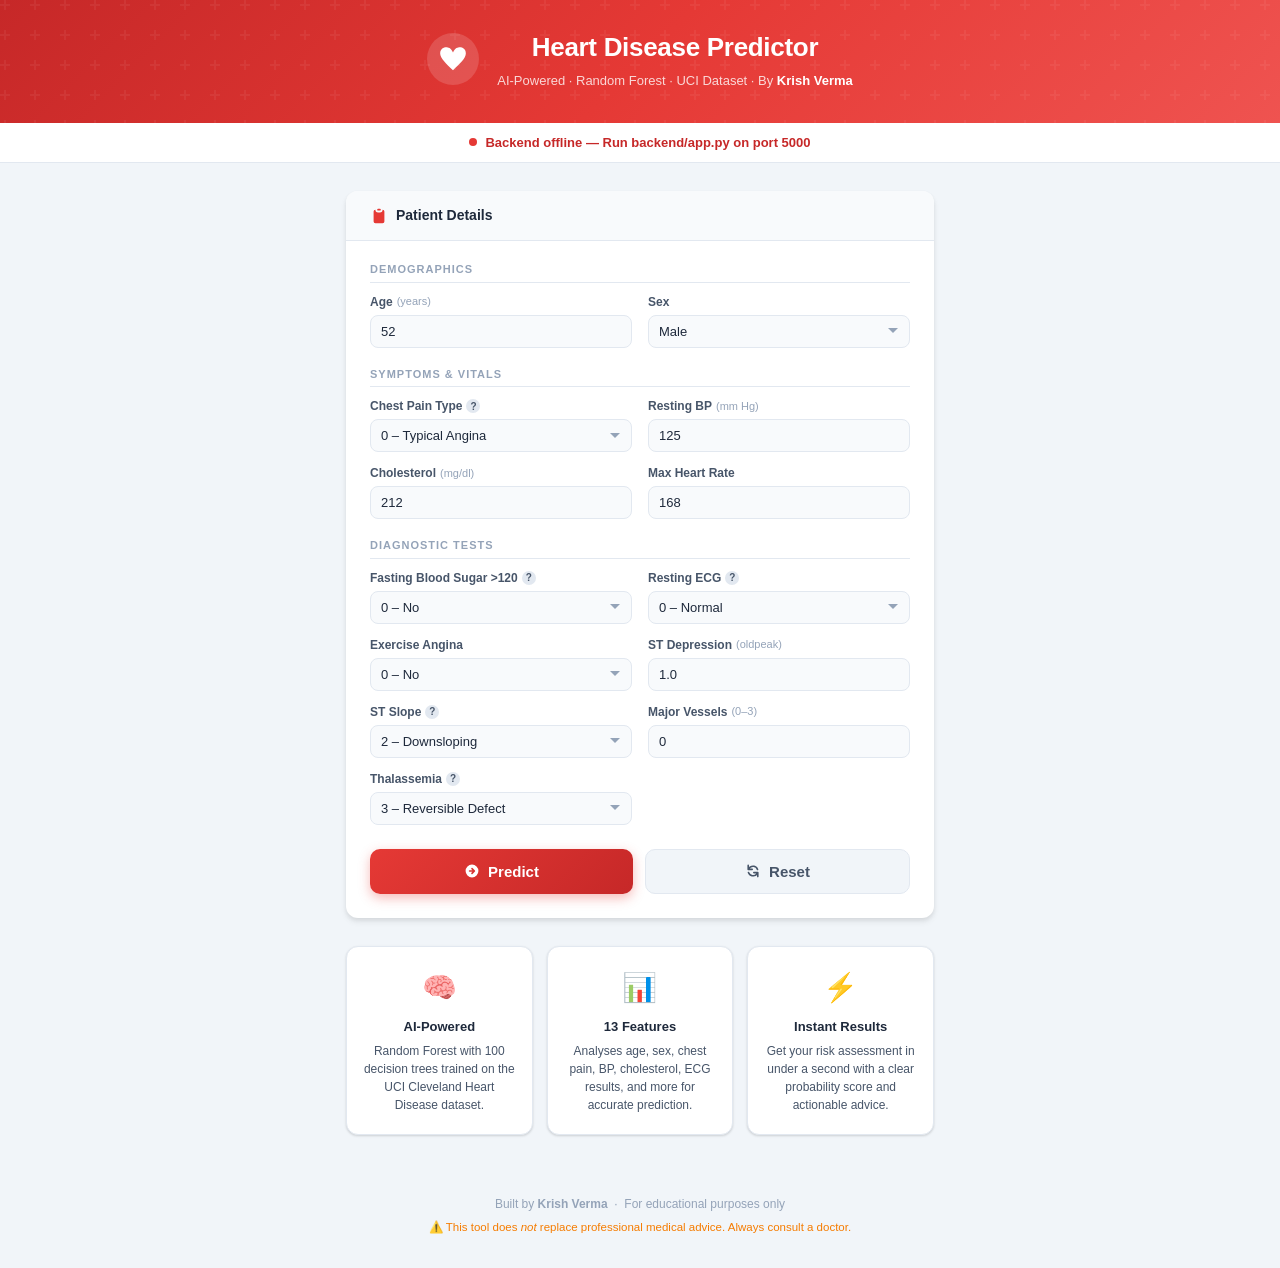
<file: frontend/index.html>
<!DOCTYPE html>
<html lang="en">
<head>
  <meta charset="UTF-8" />
  <meta name="viewport" content="width=device-width, initial-scale=1.0"/>
  <title>Heart Disease Predictor — Krish Verma</title>
  <link rel="stylesheet" href="style.css" />
</head>
<body>

  <!-- ══════════════════════════════════════════
       HEADER
  ══════════════════════════════════════════ -->
  <header class="site-header">
    <div class="header-inner">
      <div class="header-icon">
        <svg viewBox="0 0 24 24" fill="currentColor">
          <path d="M12 21.593c-5.63-5.539-11-10.297-11-14.402
                   0-3.791 3.068-5.191 5.281-5.191
                   1.312 0 4.151.501 5.719 4.457
                   1.59-3.968 4.464-4.447 5.726-4.447
                   2.54 0 5.274 1.621 5.274 5.181
                   0 4.069-5.136 8.625-11 14.402z"/>
        </svg>
      </div>
      <div class="header-text">
        <h1>Heart Disease Predictor</h1>
        <p>AI-Powered · Random Forest · UCI Dataset · By <strong>Krish Verma</strong></p>
      </div>
    </div>
  </header>

  <!-- ══════════════════════════════════════════
       ACCURACY BANNER
  ══════════════════════════════════════════ -->
  <div class="accuracy-banner" id="accuracy-banner">
    <span class="dot"></span>
    <span id="accuracy-text">Connecting to model…</span>
  </div>

  <!-- ══════════════════════════════════════════
       RESULT CARD  (hidden until prediction)
  ══════════════════════════════════════════ -->
  <div class="result-card" id="result-card" style="display:none">
    <div class="result-icon" id="result-icon"></div>
    <div class="result-level" id="result-level"></div>
    <div class="gauge-wrap">
      <div class="gauge-track">
        <div class="gauge-fill" id="gauge-fill"></div>
      </div>
      <div class="gauge-labels">
        <span>0%</span>
        <span id="gauge-pct"></span>
        <span>100%</span>
      </div>
    </div>
    <div class="result-advice" id="result-advice"></div>
  </div>

  <!-- ══════════════════════════════════════════
       MAIN FORM
  ══════════════════════════════════════════ -->
  <main class="form-section">
    <div class="form-card">
      <div class="form-card-header">
        <svg viewBox="0 0 20 20" fill="currentColor" width="18" height="18">
          <path d="M9 2a1 1 0 000 2h2a1 1 0 100-2H9z"/>
          <path fill-rule="evenodd" d="M4 5a2 2 0 012-2 3 3 0 003 3h2a3 3 0 003-3
                                       2 2 0 012 2v11a2 2 0 01-2 2H6a2 2 0 01-2-2V5z"
                clip-rule="evenodd"/>
        </svg>
        <span>Patient Details</span>
      </div>

      <form id="predict-form" novalidate>

        <!-- Section: Demographics -->
        <div class="section-label">Demographics</div>
        <div class="field-grid">
          <div class="field-group">
            <label for="age">Age <span class="unit">(years)</span></label>
            <input type="number" id="age" name="age" value="52" min="1" max="120" step="1" required />
          </div>
          <div class="field-group">
            <label for="sex">Sex</label>
            <select id="sex" name="sex">
              <option value="1">Male</option>
              <option value="0">Female</option>
            </select>
          </div>
        </div>

        <!-- Section: Symptoms -->
        <div class="section-label">Symptoms &amp; Vitals</div>
        <div class="field-grid">
          <div class="field-group">
            <label for="cp">Chest Pain Type
              <span class="hint" title="0=Typical angina, 1=Atypical, 2=Non-anginal, 3=Asymptomatic">?</span>
            </label>
            <select id="cp" name="cp">
              <option value="0">0 – Typical Angina</option>
              <option value="1">1 – Atypical Angina</option>
              <option value="2">2 – Non-Anginal Pain</option>
              <option value="3">3 – Asymptomatic</option>
            </select>
          </div>
          <div class="field-group">
            <label for="trestbps">Resting BP <span class="unit">(mm Hg)</span></label>
            <input type="number" id="trestbps" name="trestbps" value="125" min="80" max="250" step="1" required />
          </div>
          <div class="field-group">
            <label for="chol">Cholesterol <span class="unit">(mg/dl)</span></label>
            <input type="number" id="chol" name="chol" value="212" min="100" max="600" step="1" required />
          </div>
          <div class="field-group">
            <label for="thalach">Max Heart Rate</label>
            <input type="number" id="thalach" name="thalach" value="168" min="60" max="220" step="1" required />
          </div>
        </div>

        <!-- Section: Tests -->
        <div class="section-label">Diagnostic Tests</div>
        <div class="field-grid">
          <div class="field-group">
            <label for="fbs">Fasting Blood Sugar &gt;120
              <span class="hint" title="1 = True, 0 = False">?</span>
            </label>
            <select id="fbs" name="fbs">
              <option value="0">0 – No</option>
              <option value="1">1 – Yes</option>
            </select>
          </div>
          <div class="field-group">
            <label for="restecg">Resting ECG
              <span class="hint" title="0=Normal, 1=ST-T abnormality, 2=LV hypertrophy">?</span>
            </label>
            <select id="restecg" name="restecg">
              <option value="0">0 – Normal</option>
              <option value="1">1 – ST-T Abnormality</option>
              <option value="2">2 – LV Hypertrophy</option>
            </select>
          </div>
          <div class="field-group">
            <label for="exang">Exercise Angina</label>
            <select id="exang" name="exang">
              <option value="0">0 – No</option>
              <option value="1">1 – Yes</option>
            </select>
          </div>
          <div class="field-group">
            <label for="oldpeak">ST Depression <span class="unit">(oldpeak)</span></label>
            <input type="number" id="oldpeak" name="oldpeak" value="1.0" min="0" max="10" step="0.1" required />
          </div>
          <div class="field-group">
            <label for="slope">ST Slope
              <span class="hint" title="0=Up-sloping, 1=Flat, 2=Down-sloping">?</span>
            </label>
            <select id="slope" name="slope">
              <option value="0">0 – Upsloping</option>
              <option value="1">1 – Flat</option>
              <option value="2" selected>2 – Downsloping</option>
            </select>
          </div>
          <div class="field-group">
            <label for="ca">Major Vessels <span class="unit">(0–3)</span></label>
            <input type="number" id="ca" name="ca" value="0" min="0" max="3" step="1" required />
          </div>
          <div class="field-group">
            <label for="thal">Thalassemia
              <span class="hint" title="1=Normal, 2=Fixed defect, 3=Reversible defect">?</span>
            </label>
            <select id="thal" name="thal">
              <option value="1">1 – Normal</option>
              <option value="2">2 – Fixed Defect</option>
              <option value="3" selected>3 – Reversible Defect</option>
            </select>
          </div>
        </div>

        <!-- Buttons -->
        <div class="btn-row">
          <button type="submit" class="btn-predict" id="predict-btn">
            <svg viewBox="0 0 20 20" fill="currentColor" width="16" height="16">
              <path fill-rule="evenodd"
                    d="M10 18a8 8 0 100-16 8 8 0 000 16zm3.707-8.707l-3-3a1
                       1 0 00-1.414 1.414L10.586 9H7a1 1 0 100 2h3.586l-1.293
                       1.293a1 1 0 101.414 1.414l3-3a1 1 0
                       000-1.414z" clip-rule="evenodd"/>
            </svg>
            Predict
          </button>
          <button type="button" class="btn-clear" id="clear-btn">
            <svg viewBox="0 0 20 20" fill="currentColor" width="16" height="16">
              <path fill-rule="evenodd"
                    d="M4 2a1 1 0 011 1v2.101a7.002 7.002 0 0111.601
                       2.566 1 1 0 11-1.885.666A5.002 5.002 0 005.999
                       7H9a1 1 0 010 2H4a1 1 0 01-1-1V3a1 1 0
                       011-1zm.008 9.057a1 1 0 011.276.61A5.002 5.002
                       0 0014.001 13H11a1 1 0 110-2h5a1 1 0 011
                       1v5a1 1 0 11-2 0v-2.101a7.002 7.002 0
                       01-11.601-2.566 1 1 0 01.61-1.276z"
                    clip-rule="evenodd"/>
            </svg>
            Reset
          </button>
        </div>

      </form>
    </div><!-- /.form-card -->
  </main>

  <!-- ══════════════════════════════════════════
       INFO CARDS
  ══════════════════════════════════════════ -->
  <section class="info-section">
    <div class="info-card">
      <div class="info-icon">🧠</div>
      <div class="info-title">AI-Powered</div>
      <div class="info-body">Random Forest with 100 decision trees trained on the UCI Cleveland Heart Disease dataset.</div>
    </div>
    <div class="info-card">
      <div class="info-icon">📊</div>
      <div class="info-title">13 Features</div>
      <div class="info-body">Analyses age, sex, chest pain, BP, cholesterol, ECG results, and more for accurate prediction.</div>
    </div>
    <div class="info-card">
      <div class="info-icon">⚡</div>
      <div class="info-title">Instant Results</div>
      <div class="info-body">Get your risk assessment in under a second with a clear probability score and actionable advice.</div>
    </div>
  </section>

  <!-- ══════════════════════════════════════════
       FOOTER
  ══════════════════════════════════════════ -->
  <footer class="site-footer">
    <p>Built by <strong>Krish Verma</strong> &nbsp;·&nbsp; For educational purposes only</p>
    <p class="disclaimer">⚠️ This tool does <em>not</em> replace professional medical advice. Always consult a doctor.</p>
  </footer>

  <!-- Loading overlay -->
  <div class="loading-overlay" id="loading-overlay">
    <div class="loading-box">
      <div class="pulse-heart">
        <svg viewBox="0 0 24 24" fill="currentColor">
          <path d="M12 21.593c-5.63-5.539-11-10.297-11-14.402
                   0-3.791 3.068-5.191 5.281-5.191
                   1.312 0 4.151.501 5.719 4.457
                   1.59-3.968 4.464-4.447 5.726-4.447
                   2.54 0 5.274 1.621 5.274 5.181
                   0 4.069-5.136 8.625-11 14.402z"/>
        </svg>
      </div>
      <p>Analysing patient data…</p>
    </div>
  </div>

  <script src="script.js"></script>
</body>
</html>
</file>
<file: frontend/style.css>
/* ════════════════════════════════════════════════════════════
   RESET & VARIABLES
════════════════════════════════════════════════════════════ */
*, *::before, *::after { box-sizing: border-box; margin: 0; padding: 0; }

:root {
  --red:        #e53935;
  --red-dark:   #b71c1c;
  --red-light:  #ffebee;
  --orange:     #f57c00;
  --orange-bg:  #fff3e0;
  --yellow:     #f9a825;
  --yellow-bg:  #fffde7;
  --green:      #2e7d32;
  --green-dark: #1b5e20;
  --green-bg:   #e8f5e9;
  --gray-50:    #f8fafc;
  --gray-100:   #f1f5f9;
  --gray-200:   #e2e8f0;
  --gray-400:   #94a3b8;
  --gray-600:   #475569;
  --gray-800:   #1e293b;
  --shadow-sm:  0 1px 3px rgba(0,0,0,.10), 0 1px 2px rgba(0,0,0,.06);
  --shadow-md:  0 4px 6px rgba(0,0,0,.07), 0 2px 4px rgba(0,0,0,.06);
  --shadow-lg:  0 10px 15px rgba(0,0,0,.08), 0 4px 6px rgba(0,0,0,.05);
  --radius:     12px;
  --font:       'Segoe UI', Arial, sans-serif;
}

html { scroll-behavior: smooth; }

body {
  font-family: var(--font);
  background: var(--gray-100);
  color: var(--gray-800);
  min-height: 100vh;
  line-height: 1.5;
}

/* ════════════════════════════════════════════════════════════
   HEADER
════════════════════════════════════════════════════════════ */
.site-header {
  background: linear-gradient(135deg, #c62828 0%, #e53935 50%, #ef5350 100%);
  color: #fff;
  padding: 28px 24px 32px;
  text-align: center;
  position: relative;
  overflow: hidden;
}
.site-header::before {
  content: '';
  position: absolute; inset: 0;
  background: url("data:image/svg+xml,%3Csvg width='60' height='60' viewBox='0 0 60 60' xmlns='http://www.w3.org/2000/svg'%3E%3Cg fill='none' fill-rule='evenodd'%3E%3Cg fill='%23ffffff' fill-opacity='0.05'%3E%3Cpath d='M36 34v-4h-2v4h-4v2h4v4h2v-4h4v-2h-4zm0-30V0h-2v4h-4v2h4v4h2V6h4V4h-4zM6 34v-4H4v4H0v2h4v4h2v-4h4v-2H6zM6 4V0H4v4H0v2h4v4h2V6h4V4H6z'/%3E%3C/g%3E%3C/g%3E%3C/svg%3E");
}
.header-inner {
  display: flex;
  align-items: center;
  justify-content: center;
  gap: 18px;
  position: relative;
  z-index: 1;
}
.header-icon {
  width: 52px; height: 52px;
  background: rgba(255,255,255,.15);
  border-radius: 50%;
  display: grid; place-items: center;
  animation: heartbeat 1.5s ease-in-out infinite;
}
.header-icon svg { width: 28px; height: 28px; color: #fff; }

@keyframes heartbeat {
  0%, 100% { transform: scale(1);   }
  14%       { transform: scale(1.15); }
  28%       { transform: scale(1);   }
  42%       { transform: scale(1.1); }
  70%       { transform: scale(1);   }
}

.header-text h1 { font-size: 26px; font-weight: 700; letter-spacing: -.3px; }
.header-text p  { font-size: 13px; color: rgba(255,255,255,.8); margin-top: 4px; }
.header-text strong { color: #fff; }

/* ════════════════════════════════════════════════════════════
   ACCURACY BANNER
════════════════════════════════════════════════════════════ */
.accuracy-banner {
  display: flex;
  align-items: center;
  justify-content: center;
  gap: 8px;
  background: #fff;
  border-bottom: 1px solid var(--gray-200);
  padding: 10px 16px;
  font-size: 13px;
  font-weight: 600;
  color: var(--red-dark);
}
.dot {
  width: 8px; height: 8px;
  border-radius: 50%;
  background: #4caf50;
  animation: blink 2s ease infinite;
}
@keyframes blink {
  0%, 100% { opacity: 1; }
  50%       { opacity: .2; }
}

/* ════════════════════════════════════════════════════════════
   RESULT CARD
════════════════════════════════════════════════════════════ */
.result-card {
  max-width: 620px;
  margin: 28px auto 0;
  padding: 28px 32px;
  border-radius: var(--radius);
  box-shadow: var(--shadow-lg);
  text-align: center;
  animation: slideDown .4s ease;
}
@keyframes slideDown {
  from { opacity: 0; transform: translateY(-16px); }
  to   { opacity: 1; transform: translateY(0); }
}

/* colour variants */
.result-card.red    { background: var(--red-light);   border: 2px solid #e53935; }
.result-card.orange { background: var(--orange-bg);   border: 2px solid #f57c00; }
.result-card.yellow { background: var(--yellow-bg);   border: 2px solid #f9a825; }
.result-card.green  { background: var(--green-bg);    border: 2px solid #43a047; }

.result-icon { font-size: 38px; margin-bottom: 8px; }

.result-level {
  font-size: 24px;
  font-weight: 800;
  letter-spacing: .5px;
  margin-bottom: 16px;
}
.result-card.red    .result-level { color: #b71c1c; }
.result-card.orange .result-level { color: #e65100; }
.result-card.yellow .result-level { color: #f57f17; }
.result-card.green  .result-level { color: var(--green-dark); }

/* Gauge */
.gauge-wrap { margin: 0 auto 16px; max-width: 380px; }
.gauge-track {
  height: 12px;
  background: var(--gray-200);
  border-radius: 99px;
  overflow: hidden;
  margin-bottom: 6px;
}
.gauge-fill {
  height: 100%;
  border-radius: 99px;
  width: 0;
  transition: width 1s cubic-bezier(.4,0,.2,1);
}
.result-card.red    .gauge-fill { background: linear-gradient(90deg,#e57373,#c62828); }
.result-card.orange .gauge-fill { background: linear-gradient(90deg,#ffb74d,#e65100); }
.result-card.yellow .gauge-fill { background: linear-gradient(90deg,#fff176,#f57f17); }
.result-card.green  .gauge-fill { background: linear-gradient(90deg,#a5d6a7,#2e7d32); }

.gauge-labels {
  display: flex;
  justify-content: space-between;
  font-size: 11px;
  color: var(--gray-400);
}
#gauge-pct {
  font-weight: 700;
  font-size: 13px;
  color: var(--gray-600);
}

.result-advice {
  font-size: 14px;
  color: var(--gray-600);
  line-height: 1.6;
  padding: 10px 16px;
  background: rgba(255,255,255,.55);
  border-radius: 8px;
}

/* ════════════════════════════════════════════════════════════
   FORM SECTION
════════════════════════════════════════════════════════════ */
.form-section {
  max-width: 620px;
  margin: 28px auto 0;
  padding: 0 16px;
}
.form-card {
  background: #fff;
  border-radius: var(--radius);
  box-shadow: var(--shadow-md);
  overflow: hidden;
}
.form-card-header {
  display: flex;
  align-items: center;
  gap: 8px;
  background: var(--gray-50);
  border-bottom: 1px solid var(--gray-200);
  padding: 14px 24px;
  font-weight: 700;
  font-size: 14px;
  color: var(--gray-800);
}
.form-card-header svg { color: var(--red); }

#predict-form { padding: 20px 24px 24px; }

/* Section labels */
.section-label {
  font-size: 11px;
  font-weight: 700;
  text-transform: uppercase;
  letter-spacing: 1px;
  color: var(--gray-400);
  margin: 18px 0 10px;
  padding-bottom: 4px;
  border-bottom: 1px solid var(--gray-200);
}
.section-label:first-of-type { margin-top: 0; }

/* Grid */
.field-grid {
  display: grid;
  grid-template-columns: 1fr 1fr;
  gap: 12px 16px;
}

/* Field */
.field-group { display: flex; flex-direction: column; gap: 4px; }
.field-group label {
  font-size: 12px;
  font-weight: 600;
  color: var(--gray-600);
  display: flex;
  align-items: center;
  gap: 4px;
}
.unit  { font-weight: 400; color: var(--gray-400); font-size: 11px; }
.hint  {
  display: inline-flex;
  align-items: center;
  justify-content: center;
  width: 14px; height: 14px;
  border-radius: 50%;
  background: var(--gray-200);
  color: var(--gray-600);
  font-size: 10px;
  font-weight: 700;
  cursor: help;
  flex-shrink: 0;
}

.field-group input,
.field-group select {
  padding: 8px 10px;
  border: 1.5px solid var(--gray-200);
  border-radius: 8px;
  font-size: 13px;
  background: var(--gray-50);
  color: var(--gray-800);
  width: 100%;
  transition: border-color .2s, box-shadow .2s;
  appearance: none;
  -webkit-appearance: none;
}
.field-group select {
  background-image: url("data:image/svg+xml,%3Csvg xmlns='http://www.w3.org/2000/svg' width='12' height='12' viewBox='0 0 12 12'%3E%3Cpath fill='%2394a3b8' d='M6 8L1 3h10z'/%3E%3C/svg%3E");
  background-repeat: no-repeat;
  background-position: right 10px center;
  padding-right: 28px;
}
.field-group input:focus,
.field-group select:focus {
  outline: none;
  border-color: var(--red);
  box-shadow: 0 0 0 3px rgba(229,57,53,.12);
  background: #fff;
}
.field-group input.error { border-color: var(--red); }

/* Buttons */
.btn-row {
  display: flex;
  gap: 12px;
  margin-top: 24px;
}
.btn-predict, .btn-clear {
  flex: 1;
  padding: 13px 20px;
  border: none;
  border-radius: 10px;
  font-size: 15px;
  font-weight: 700;
  cursor: pointer;
  display: flex;
  align-items: center;
  justify-content: center;
  gap: 8px;
  transition: transform .15s, box-shadow .15s, background .2s;
}
.btn-predict {
  background: linear-gradient(135deg, #e53935, #c62828);
  color: #fff;
  box-shadow: 0 4px 12px rgba(229,57,53,.35);
}
.btn-predict:hover:not(:disabled) {
  transform: translateY(-1px);
  box-shadow: 0 6px 16px rgba(229,57,53,.45);
}
.btn-predict:active:not(:disabled) { transform: translateY(0); }
.btn-predict:disabled { opacity: .65; cursor: not-allowed; }

.btn-clear {
  background: var(--gray-100);
  color: var(--gray-600);
  border: 1.5px solid var(--gray-200);
}
.btn-clear:hover { background: var(--gray-200); }

/* Spinner */
.spinner {
  width: 16px; height: 16px;
  border: 2px solid rgba(255,255,255,.35);
  border-top-color: #fff;
  border-radius: 50%;
  animation: spin .7s linear infinite;
}
@keyframes spin { to { transform: rotate(360deg); } }

/* ════════════════════════════════════════════════════════════
   INFO CARDS
════════════════════════════════════════════════════════════ */
.info-section {
  display: grid;
  grid-template-columns: repeat(3, 1fr);
  gap: 14px;
  max-width: 620px;
  margin: 28px auto 0;
  padding: 0 16px;
}
.info-card {
  background: #fff;
  border-radius: var(--radius);
  padding: 20px 16px;
  text-align: center;
  box-shadow: var(--shadow-sm);
  border: 1px solid var(--gray-200);
}
.info-icon  { font-size: 28px; margin-bottom: 8px; }
.info-title { font-size: 13px; font-weight: 700; color: var(--gray-800); margin-bottom: 6px; }
.info-body  { font-size: 12px; color: var(--gray-600); line-height: 1.5; }

/* ════════════════════════════════════════════════════════════
   FOOTER
════════════════════════════════════════════════════════════ */
.site-footer {
  text-align: center;
  padding: 28px 16px 32px;
  margin-top: 32px;
  font-size: 12px;
  color: var(--gray-400);
}
.site-footer p + p { margin-top: 6px; }
.disclaimer { color: #f57c00; font-size: 11.5px; }

/* ════════════════════════════════════════════════════════════
   LOADING OVERLAY
════════════════════════════════════════════════════════════ */
.loading-overlay {
  position: fixed; inset: 0;
  background: rgba(15,23,42,.55);
  backdrop-filter: blur(3px);
  display: none;
  place-items: center;
  z-index: 999;
}
.loading-overlay.active { display: grid; }
.loading-box {
  background: #fff;
  border-radius: 16px;
  padding: 36px 48px;
  text-align: center;
  box-shadow: var(--shadow-lg);
}
.pulse-heart {
  width: 56px; height: 56px;
  margin: 0 auto 14px;
  color: var(--red);
  animation: heartbeat 1.2s ease-in-out infinite;
}
.pulse-heart svg { width: 100%; height: 100%; }
.loading-box p {
  font-size: 14px;
  font-weight: 600;
  color: var(--gray-600);
}

/* ════════════════════════════════════════════════════════════
   TOAST
════════════════════════════════════════════════════════════ */
.toast {
  position: fixed;
  bottom: 24px; left: 50%;
  transform: translateX(-50%) translateY(80px);
  background: #1e293b;
  color: #fff;
  padding: 12px 24px;
  border-radius: 99px;
  font-size: 13px;
  font-weight: 600;
  box-shadow: var(--shadow-lg);
  z-index: 1000;
  transition: transform .3s ease;
  white-space: nowrap;
}
.toast.show { transform: translateX(-50%) translateY(0); }
.toast.error { background: var(--red-dark); }

/* ════════════════════════════════════════════════════════════
   RESPONSIVE
════════════════════════════════════════════════════════════ */
@media (max-width: 540px) {
  .header-icon { display: none; }
  .header-text h1 { font-size: 20px; }
  .field-grid { grid-template-columns: 1fr; }
  .info-section { grid-template-columns: 1fr; }
  .result-card { margin: 16px 12px 0; padding: 20px 18px; }
  .form-section { padding: 0 12px; }
  #predict-form { padding: 16px; }
}
</file>
